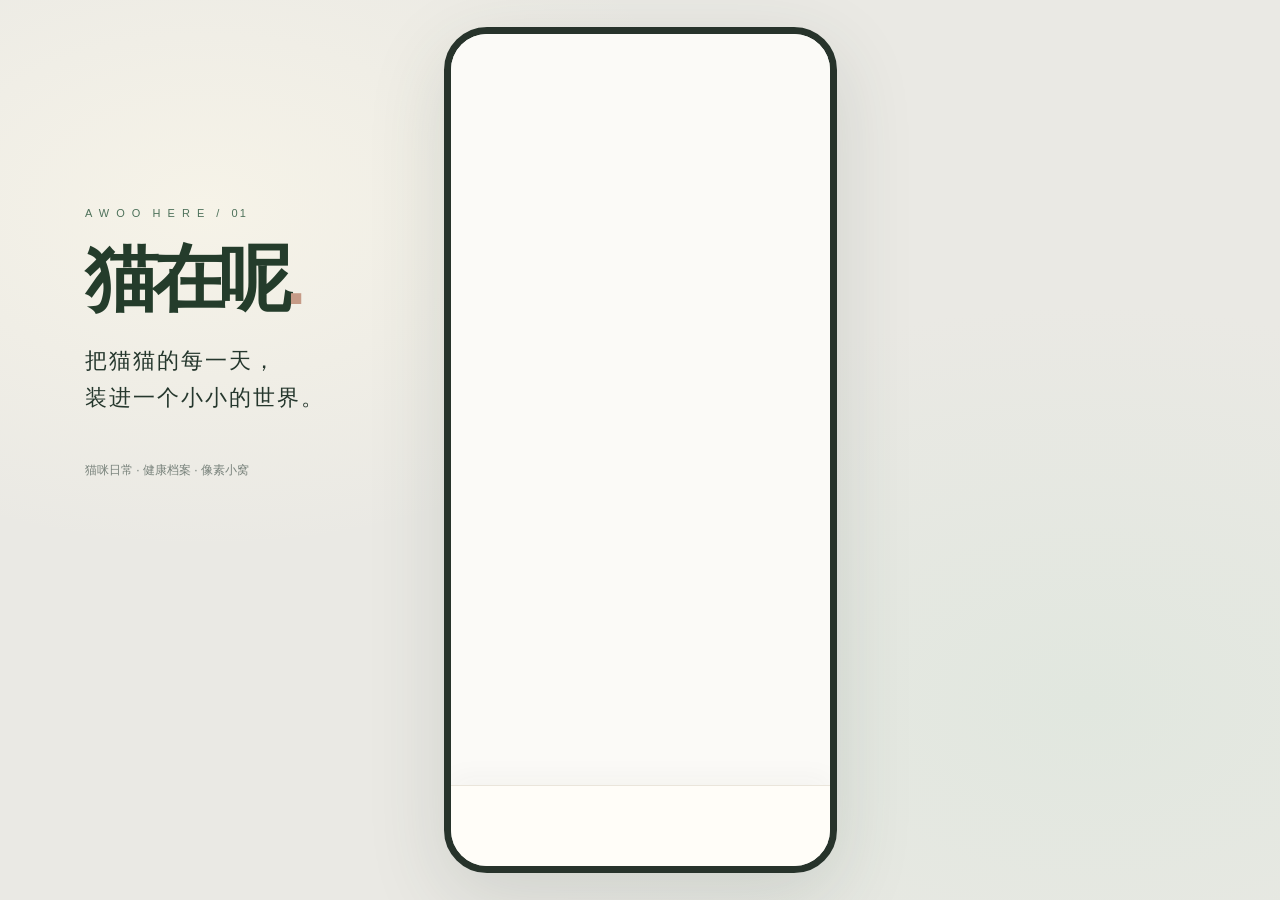
<file: src/index.html>
<!doctype html>
<html lang="zh-CN"><head>
<meta charset="utf-8"><meta name="viewport" content="width=device-width,initial-scale=1,viewport-fit=cover">
<meta name="theme-color" content="#f6f7f3"><title>猫在呢 · Awoo Here</title>
<link rel="stylesheet" href="./styles.css"></head>
<body>
<div class="desktop-context" aria-hidden="true"><div class="dc-eyebrow">A W O O&nbsp; H E R E&nbsp; /&nbsp; 01</div><h1>猫在呢<span class="dc-dot">.</span></h1><p>把猫猫的每一天，<br>装进一个小小的世界。</p><span class="dc-legend">猫咪日常 · 健康档案 · 像素小窝</span></div>
<div class="app-shell" id="appShell"><main id="app" class="app-screen" role="main"></main><nav id="tabbar" class="tabbar" aria-label="主要导航"></nav><div id="overlay" class="overlay-container" aria-live="polite"></div><div id="toast" class="toast" aria-live="polite"></div></div>
<script src="./app.js" defer></script>
</body></html>
</file>
<file: src/styles.css>
:root{--ink:#27332d;--ink-muted:#78827a;--sage:#879b8c;--sage-dark:#526d5e;--sage-pale:#e5ece6;--paper:#f6f7f3;--offwhite:#fbfcf9;--line:#e7e9e4;--peach:#d9ac96;--stone:#e9e8e2;--danger:#b36f64;--r-lg:22px;--r-md:16px;font-family:-apple-system,BlinkMacSystemFont,"PingFang SC","Hiragino Sans GB","Microsoft YaHei",Arial,sans-serif;color:var(--ink);-webkit-font-smoothing:antialiased}
*{box-sizing:border-box}html,body{margin:0;min-height:100%;background:#e6e8e3}button,input,textarea,select{font:inherit}button{border:none;background:none;cursor:pointer;color:inherit}input,textarea,select{outline:none}img{max-width:100%;display:block}button:focus-visible,input:focus-visible,textarea:focus-visible,select:focus-visible{outline:2px solid var(--sage-dark);outline-offset:3px}p,h1,h2,h3,h4{margin:0}small{color:var(--ink-muted)}.hidden{display:none!important}#app{overflow-y:auto;overflow-x:hidden;scrollbar-width:none;flex:1;overscroll-behavior-y:contain}#app::-webkit-scrollbar{display:none}.app-shell{height:100dvh;max-width:430px;margin:0 auto;background:var(--paper);box-shadow:0 12px 55px rgba(23,34,24,.12);position:relative;display:flex;flex-direction:column;overflow:hidden}.desktop-context{display:none}
@media(min-width:850px){body{display:flex;justify-content:center;align-items:center;min-height:100vh;background:radial-gradient(circle at 22% 27%,#f2f3ee 0,transparent 30%),#e3e6e0}.app-shell{height:min(910px,94vh);width:393px;border:7px solid #233129;border-radius:43px;box-shadow:0 30px 90px rgba(28,36,26,.19);overflow:hidden}.desktop-context{display:block;position:absolute;top:23%;left:calc(50% - 495px);width:260px}.desktop-context h1{font-size:73px;letter-spacing:-6px;margin:12px 0;font-weight:850}.desktop-context p{font-size:22px;line-height:1.7;letter-spacing:2px}.dc-eyebrow{font-size:11px;letter-spacing:2px;color:var(--sage-dark)}.dc-legend{display:block;margin-top:45px;color:#78827b;font-size:12px}.dc-dot{color:var(--peach)}}
@media(min-width:1100px){.desktop-context{left:calc(50% - 555px)}}
.topbar{height:67px;display:flex;align-items:center;justify-content:space-between;padding:12px 22px 6px;gap:10px;flex-shrink:0}.topbar.left-tight{padding-top:17px}.brand-lockup{display:flex;align-items:center;gap:8px}.brand-lockup .logo{width:31px;height:31px}.brand-cn{font-size:21px;line-height:1;font-weight:850;letter-spacing:-1.1px}.brand-en{font-size:8px;letter-spacing:2.5px;font-weight:800;color:var(--sage-dark);margin-top:4px}.top-actions{display:flex;align-items:center;gap:7px}.icon-button{width:36px;height:36px;display:grid;place-items:center;border-radius:50%;background:rgba(255,255,255,.7)}.icon{width:21px;height:21px;stroke:currentColor;stroke-width:1.8;fill:none;stroke-linecap:round;stroke-linejoin:round;flex-shrink:0}.icon.sm{width:17px;height:17px}.icon.xs{width:14px;height:14px}.icon.lg{width:25px;height:25px}.muted{color:var(--ink-muted)}.eyebrow{text-transform:uppercase;font-size:10px;letter-spacing:2.2px;font-weight:800;color:var(--sage-dark)}.view-pad{padding:0 20px 30px}.page-title{font-size:26px;letter-spacing:-.7px;font-weight:840}.page-subtitle{font-size:12px;color:var(--ink-muted);margin-top:7px;line-height:1.6}.section-head{display:flex;align-items:center;justify-content:space-between;margin:20px 0 12px}.section-head h2{font-size:17px;font-weight:800;letter-spacing:-.3px}.section-head button{display:flex;gap:4px;align-items:center;font-size:12px;color:var(--sage-dark)}.tap{transition:transform .16s}.tap:active{transform:scale(.97)}
.tabbar{display:flex;background:rgba(250,251,248,.96);border-top:1px solid #e5e8e3;justify-content:space-around;align-items:flex-start;min-height:calc(66px + env(safe-area-inset-bottom));padding:9px 7px max(env(safe-area-inset-bottom),8px);gap:1px;z-index:5;flex-shrink:0;backdrop-filter:blur(20px)}.tab{width:62px;display:flex;flex-direction:column;gap:4px;align-items:center;color:#969c96;font-size:10px;font-weight:600;line-height:1;padding:1px}.tab.is-active{color:var(--ink)}.tab.is-active .icon{stroke-width:2.4}.tab-center{height:44px;width:44px;display:grid;place-items:center;border-radius:50%;background:var(--sage-dark);color:#fff;box-shadow:0 5px 12px #526d5e32;transform:translateY(-8px)}.tab-center .icon{width:23px;height:23px;stroke-width:2.2}.tab-center-wrap{width:62px;text-align:center;font-size:10px;color:#969c96}.tab-center-label{display:block;margin-top:-4px}
/* Home: calm editorial illustration, not card grid */
.home-welcome{padding:8px 21px 16px}.home-date{font-size:11px;letter-spacing:1.1px;color:#7d8c7f;font-weight:700}.home-greeting{margin-top:7px;display:flex;justify-content:space-between;align-items:end}.home-greeting h1{font-size:27px;letter-spacing:-1.2px;font-weight:830}.home-greeting .scribble{font-size:12px;color:var(--sage-dark);transform:rotate(-7deg);font-weight:700;border-bottom:1px solid var(--sage-dark);padding-bottom:5px}.home-room{height:345px;position:relative;isolation:isolate;overflow:hidden;background:linear-gradient(#eef0ea 0 63%,#e1e2d9 63% 100%);margin:0 13px;border-radius:8px 35px 17px 26px}.home-room:before{content:"";position:absolute;width:85%;height:54%;right:-10%;top:-20%;background:radial-gradient(#fff9 0,transparent 72%);z-index:0}.window{position:absolute;left:22px;top:23px;width:136px;height:155px;background:linear-gradient(150deg,#bfcbd0,#e4e8dd 60%,#f4e5d8);border:8px solid #f7f6f0;box-shadow:3px 5px 0 #b8c6bc90;transform:rotate(-3deg)}.window:before{content:"";position:absolute;left:49%;top:0;bottom:0;width:5px;background:#fafaf5;z-index:1}.window:after{content:"";position:absolute;left:0;right:0;top:53%;height:5px;background:#fafaf5}.window-sun{position:absolute;background:#f4e7c9;width:40px;height:40px;border-radius:50%;top:24px;left:19px;filter:blur(2px)}.room-poster{position:absolute;right:36px;top:31px;width:89px;height:109px;background:#f7f7ed;border:6px solid #efe9e0;transform:rotate(7deg);display:grid;place-content:center;box-shadow:1px 5px 9px #3d52391d}.room-poster span{font-size:12px;font-weight:800;letter-spacing:2px;color:#8da092}.room-plant{position:absolute;right:16px;bottom:95px;width:53px;height:82px;border-bottom:31px solid #9e9e85;border-left:11px solid transparent;border-right:11px solid transparent}.room-plant:before{content:"";display:block;position:absolute;width:80px;height:69px;left:-20px;top:-18px;background:radial-gradient(ellipse at 40% 68%,#77947a 0 12%,transparent 13%),radial-gradient(ellipse at 66% 35%,#8aa389 0 15%,transparent 16%),radial-gradient(ellipse at 33% 18%,#627c65 0 16%,transparent 17%),radial-gradient(ellipse at 79% 82%,#a9b9a3 0 12%,transparent 13%);transform:rotate(-10deg)}.room-baseboard{position:absolute;top:63%;height:6px;background:#ced4c8;left:0;right:0}.room-floor{position:absolute;bottom:0;height:35%;background:repeating-linear-gradient(88deg,transparent 0 44px,#ced1c711 45px 47px);left:0;right:0;transform-origin:top}.room-rug{position:absolute;width:230px;height:68px;border-radius:50%;background:#bbcbb5;left:50%;bottom:55px;transform:translateX(-50%);box-shadow:0 7px 0 #9bad9d,0 18px 15px #647a6324}.room-rug:after{content:"";position:absolute;inset:14px 22px;border-radius:50%;border:2px dashed #e0e9da}.room-cat{position:absolute;z-index:3;height:200px;width:240px;object-fit:contain;image-rendering:pixelated;bottom:76px;left:50%;transform:translateX(-50%);filter:drop-shadow(0 7px 1px #6d776740);transition:transform .25s}.room-cat.bop{animation:bop .44s ease-out}.room-cat.play{animation:playcat .65s ease}.room-cat.walk{animation:walkcat .8s ease}.room-ball{position:absolute;bottom:77px;right:66px;width:22px;height:22px;background:#ca9984;border-radius:50%;box-shadow:inset -4px -3px 0 #b98472;z-index:2}.room-ball:after{content:"";position:absolute;width:20px;height:8px;border:2px solid #e0b5a4;border-radius:50%;top:7px;left:2px;transform:rotate(35deg)}.room-speech{position:absolute;right:18px;top:165px;max-width:120px;background:#fffdf9e8;padding:10px 12px;font-size:12px;line-height:1.5;border-radius:14px 14px 4px 14px;transform:rotate(3deg);z-index:4;box-shadow:0 5px 15px #4558440d}.room-sticker{position:absolute;z-index:4;left:19px;bottom:22px;font-size:11px;font-weight:800;letter-spacing:1.5px;color:#748773;transform:rotate(-7deg)}.room-interactions{position:absolute;bottom:13px;left:50%;transform:translateX(-50%);z-index:5;display:flex;gap:8px}.pet-button{border:1px solid #ffffffb8;background:#ffffffd8;backdrop-filter:blur(8px);border-radius:30px;padding:8px 12px;font-size:11px;font-weight:700;box-shadow:0 3px 10px #55645212;white-space:nowrap}.pet-button:active{background:#dce8dc}.home-after{padding:15px 20px 30px}.note-strip{padding:13px 14px;display:flex;align-items:center;justify-content:space-between;gap:10px;border-bottom:1px solid #dfe4dc}.note-strip .note-kicker{font-size:10px;letter-spacing:1.2px;color:#8da08f}.note-strip h3{font-size:15px;margin-top:5px}.note-strip p{font-size:12px;margin-top:5px;color:var(--ink-muted)}.note-strip img{width:58px;height:58px;border-radius:10px;object-fit:cover;transform:rotate(5deg)}.home-actions{display:grid;grid-template-columns:1.2fr .8fr;gap:11px;margin-top:15px}.action-tile{height:108px;border-radius:17px;text-align:left;padding:16px;position:relative;overflow:hidden}.action-tile.primary{background:#dfe8de}.action-tile.secondary{background:#eee8e3}.action-tile strong{font-size:16px;display:block}.action-tile p{font-size:11px;line-height:1.4;color:#64776a;margin-top:6px;max-width:130px}.action-tile .icon{position:absolute;right:12px;bottom:15px;width:32px;height:32px;stroke-width:1.2;opacity:.58}.home-quote{padding:23px 4px 14px;color:#7d8e81;font-size:13px;letter-spacing:.5px;font-style:italic;text-align:center}
@keyframes bop{0%,100%{transform:translateX(-50%) scale(1)}50%{transform:translateX(-50%) translateY(-12px) scale(1.04)}}@keyframes playcat{0%,100%{transform:translateX(-50%) rotate(0)}40%{transform:translateX(-45%) rotate(-8deg)}70%{transform:translateX(-57%) rotate(5deg)}}@keyframes walkcat{0%{transform:translateX(-50%)}30%{transform:translateX(-35%)}70%{transform:translateX(-62%)}100%{transform:translateX(-50%)}}
/* Social */
.social-header{padding:13px 21px 14px;display:flex;align-items:end;justify-content:space-between}.social-heading{font-size:31px;font-weight:850;letter-spacing:-1.5px}.social-date{font-size:11px;color:var(--ink-muted);padding-bottom:6px}.filter-row{display:flex;gap:8px;overflow-x:auto;padding:0 20px 19px;scrollbar-width:none}.filter-chip{flex-shrink:0;border-radius:100px;padding:9px 14px;background:#eff1eb;color:#718173;font-size:12px;font-weight:700}.filter-chip.active{background:#30443a;color:white}.feed{display:flex;flex-direction:column;gap:14px;padding:0 14px 30px}.post{background:#fff;border-radius:21px 21px 9px 21px;overflow:hidden;box-shadow:0 4px 24px #344f3710}.post-head{display:flex;align-items:center;gap:10px;padding:14px 14px 11px}.avatar{border-radius:50%;width:34px;height:34px;object-fit:cover;background:#dde8dd;border:2px solid #eff3ed}.post-name{font-size:13px;font-weight:800}.post-time{font-size:10px;color:#8c968f;margin-top:2px}.post-menu{margin-left:auto;color:#7d8981;padding:4px}.post-photo{height:auto;max-height:360px;width:100%;object-fit:cover}.post-photo-thumbs{display:grid;grid-template-columns:repeat(3,1fr);gap:2px}.post-photo-thumbs img{height:140px;width:100%;object-fit:cover}.post-content{padding:13px 15px 15px}.post-content p{font-size:14px;line-height:1.72;color:#313c35;white-space:pre-wrap;overflow-wrap:anywhere}.post-tags{display:flex;flex-wrap:wrap;gap:7px;margin-top:12px}.post-tag{font-size:10px;background:#eef1ec;color:#758477;border-radius:99px;padding:5px 10px}.post-bottom{display:flex;gap:14px;align-items:center;margin-top:14px;color:#7b897d;font-size:12px}.post-bottom .likes{display:flex;gap:4px;align-items:center}.demo-label{font-size:9px;color:#bd9082;background:#fbede7;border-radius:10px;padding:4px 7px;margin-left:5px}.blank{padding:58px 26px;text-align:center}.blank .blank-emoji{font-size:44px;margin-bottom:16px}.blank h3{font-size:18px}.blank p{font-size:12px;line-height:1.9;color:#859185;margin:13px 0 18px}
/* Health */
.health-hero{padding:14px 20px 18px}.cat-switch{display:flex;align-items:center;gap:11px;padding:12px 15px;background:#e5ebe4;border-radius:15px;margin-top:18px;text-align:left;width:100%}.cat-switch img{height:43px;width:43px;border-radius:50%;object-fit:cover}.cat-switch strong{display:block;font-size:14px}.cat-switch span{font-size:11px;color:#7a8b7f;display:block;margin-top:4px}.cat-switch .chev{margin-left:auto}.segmented{display:flex;gap:6px;margin:0 20px 14px;padding:5px;background:#e9ece6;border-radius:13px}.segmented button{flex:1;border-radius:10px;padding:9px 5px;font-size:12px;color:#7d8980}.segmented button.active{background:#fff;color:#283c31;font-weight:800;box-shadow:0 2px 5px #26342609}.health-grid{padding:0 20px;display:grid;grid-template-columns:1fr 1fr;gap:11px}.metric{background:#fff;border-radius:17px;padding:18px 16px;min-height:117px}.metric .label{font-size:11px;color:#89978c;display:flex;justify-content:space-between;align-items:center}.metric .value{font-size:26px;letter-spacing:-1px;font-weight:800;margin-top:15px}.metric .value.blank-val{font-size:19px;color:#96a39a;font-weight:600}.metric .help{font-size:10px;color:#93a095;margin-top:5px}.health-section{padding:0 20px}.health-list{display:flex;flex-direction:column;background:white;border-radius:17px;overflow:hidden}.health-row{min-height:63px;display:flex;align-items:center;padding:12px 14px;gap:12px;border-bottom:1px solid #f0f1ed}.health-row:last-child{border-bottom:none}.health-icon{background:#e8eee8;color:var(--sage-dark);width:35px;height:35px;border-radius:12px;display:grid;place-items:center;flex-shrink:0}.health-row-content{flex:1;min-width:0}.health-row-title{font-size:13px;font-weight:750}.health-row-sub{font-size:10px;color:#95a198;margin-top:4px;white-space:nowrap;overflow:hidden;text-overflow:ellipsis}.health-row-time{font-size:11px;color:#859588;white-space:nowrap}.health-empty{border:1px dashed #cfd9ce;border-radius:15px;padding:26px 15px;text-align:center;color:#88978b;background:#fafbf8;font-size:12px;line-height:1.8}.health-add{background:#dfe9e1;color:#3e5849;display:flex;align-items:center;justify-content:center;gap:5px;padding:11px 13px;border-radius:12px;font-size:12px;font-weight:800;margin-top:10px;width:100%}.record-chips{display:flex;flex-wrap:wrap;gap:9px;margin-top:15px}.record-chip{padding:9px 12px;border-radius:11px;background:#edf1eb;font-size:12px;color:#576e5e;display:flex;gap:6px;align-items:center}.tiny-note{font-size:11px;color:#99a59a;line-height:1.6;margin-top:10px}
/* Chat */
.chat-view{height:100%;display:flex;flex-direction:column}.chat-header{padding:16px 20px;border-bottom:1px solid #ebeeea;display:flex;align-items:center;gap:10px}.chat-mascot{background:#e8eee8;border-radius:14px;width:44px;height:44px;display:grid;place-items:center}.chat-mascot img{width:39px;height:39px;object-fit:contain;image-rendering:pixelated}.chat-header strong{font-size:17px}.chat-status{font-size:10px;color:#849384;margin-top:4px}.chat-scroll{padding:20px;flex:1;overflow-y:auto;display:flex;flex-direction:column;gap:14px}.chat-date{text-align:center;font-size:10px;color:#9aa49b;margin-bottom:3px}.message{max-width:89%;padding:13px 15px;border-radius:17px;line-height:1.75;font-size:13px;white-space:pre-wrap;overflow-wrap:anywhere}.message.bot{align-self:flex-start;background:#fff;border-radius:5px 17px 17px 17px}.message.me{align-self:flex-end;background:#dce7dd;border-radius:17px 5px 17px 17px}.chat-suggest{display:flex;gap:8px;overflow-x:auto;padding:12px 20px;scrollbar-width:none}.chat-suggest button{background:#fff;border:1px solid #e9ece6;white-space:nowrap;border-radius:30px;padding:9px 11px;font-size:11px;color:#617768}.chat-inputbar{display:flex;gap:9px;align-items:center;padding:10px 15px 16px;background:#fafbf8;border-top:1px solid #e9ede7}.chat-inputbar input{background:#f0f3ee;border:none;border-radius:24px;padding:13px 15px;flex:1;min-width:0;font-size:13px}.chat-send{border-radius:50%;background:#526d5e;color:#fff;width:40px;height:40px;display:grid;place-items:center;flex-shrink:0}.chat-disclosure{text-align:center;color:#9aa59b;font-size:10px;padding-bottom:9px;background:#fafbf8}
/* forms modal */
.overlay-container{position:absolute;inset:0;pointer-events:none;z-index:12}.overlay-container:not(:empty){pointer-events:auto}.scrim{position:absolute;inset:0;background:#1b2d2394;backdrop-filter:blur(4px);animation:fade .2s}.sheet{position:absolute;bottom:0;left:0;right:0;background:#fafbf8;border-radius:28px 28px 0 0;max-height:92%;overflow-y:auto;overscroll-behavior-y:contain;padding-bottom:calc(20px + env(safe-area-inset-bottom));animation:slide .22s ease-out}.sheet-head{padding:23px 22px 18px;display:flex;align-items:center;justify-content:space-between;position:sticky;top:0;background:#fafbf8;z-index:1;border-bottom:1px solid #e7ebe6}.sheet-title{font-size:22px;font-weight:850;letter-spacing:-1px}.sheet-cancel{font-size:13px;color:#728575}.sheet-body{padding:19px 20px 0}.form-label{font-size:12px;color:#7d8b80;font-weight:700;margin-bottom:8px;display:block}.form-control{width:100%;background:#fff;border:1px solid #e8ede7;border-radius:14px;padding:13px 14px;margin-bottom:16px;color:var(--ink);font-size:14px;appearance:none}.form-control:focus{border-color:#829b86}.form-textarea{resize:vertical;min-height:110px;line-height:1.7}.form-row{display:grid;grid-template-columns:1fr 1fr;gap:10px}.form-hint{font-size:11px;line-height:1.6;color:#9aa59a;margin:-7px 0 16px}.primary-button{background:#344f3e;color:#fff;border-radius:14px;padding:14px 20px;display:block;width:100%;font-weight:800;font-size:14px}.primary-button:disabled{opacity:.45;cursor:not-allowed}.secondary-button{background:#e7ece6;color:#476451;border-radius:14px;padding:12px 15px;font-weight:700}.danger-button{background:#f8ebe8;color:#af6e65;padding:11px 15px;border-radius:13px;font-size:12px;font-weight:700}.draft-image-row{display:flex;gap:8px;overflow-x:auto;margin-bottom:19px}.draft-thumbnail{width:82px;height:82px;position:relative;flex-shrink:0}.draft-thumbnail img{width:100%;height:100%;object-fit:cover;border-radius:11px}.draft-thumbnail button{position:absolute;top:3px;right:3px;background:#263d35d9;color:white;width:19px;height:19px;border-radius:50%;font-size:11px}.upload-box{height:82px;width:82px;border:1.5px dashed #cad6cc;border-radius:12px;display:grid;place-items:center;flex-shrink:0;color:#8a9b8e;background:#eef3ed;cursor:pointer}.upload-box input{display:none}.tag-picker{display:flex;flex-wrap:wrap;gap:9px;margin-bottom:22px}.tag-option{background:#ebeee9;border-radius:20px;padding:9px 12px;font-size:12px;color:#748476}.tag-option.selected{background:#cfded2;color:#294b35;font-weight:800}.cat-list{display:flex;flex-direction:column;gap:11px}.cat-option{display:flex;align-items:center;width:100%;gap:10px;padding:12px;background:white;border-radius:14px;text-align:left}.cat-option img{width:48px;height:48px;object-fit:cover;border-radius:50%}.cat-option strong{font-size:14px}.cat-option p{font-size:11px;color:#9aa79b;margin-top:4px}.cat-option.selected{box-shadow:inset 0 0 0 1.5px #789584}.circle-action{margin-left:auto;color:#839687}.settings-divider{height:1px;background:#e6ebe5;margin:17px 0}.setting-row{width:100%;display:flex;align-items:center;gap:12px;padding:14px 0;border-bottom:1px solid #e7eae5;text-align:left}.setting-row .icon{color:#789180}.setting-row span{font-size:13px;font-weight:700;flex:1}.setting-row small{font-size:10px}.toast{z-index:30;position:absolute;left:50%;bottom:90px;background:#2c4334;color:#fff;transform:translate(-50%,20px);opacity:0;pointer-events:none;border-radius:14px;padding:11px 17px;font-size:12px;max-width:88%;white-space:normal;text-align:center;transition:all .24s}.toast.show{transform:translate(-50%,0);opacity:1}.pill{display:inline-block;font-size:10px;padding:5px 9px;border-radius:30px;background:#e3eee4;color:#58715d;font-weight:700}.safe-bottom{height:16px}.manage-heading{display:flex;align-items:center;justify-content:space-between;margin:15px 0}.manage-heading h3{font-size:15px}.line-btn{font-size:12px;color:var(--sage-dark);font-weight:750}@keyframes slide{from{transform:translateY(30px);opacity:.8}to{transform:translateY(0);opacity:1}}@keyframes fade{from{opacity:0}to{opacity:1}}
@media(max-width:350px){.home-room{height:310px}.room-cat{height:175px;width:215px;bottom:78px}.tab{width:51px}.view-pad{padding-left:16px;padding-right:16px}.home-welcome{padding-left:16px;padding-right:16px}}

/* Home v0.2 · illustration-first composition, autonomous pixel cat */
.home-cover{margin:0 12px 0;position:relative}
.home-cover-title{padding:17px 9px 13px;position:relative;z-index:2}
.home-cover-overline{font-size:9px;color:#8b9b91;letter-spacing:2.3px;font-weight:750;margin-bottom:7px}
.home-cover-title h1{font-size:24px;font-weight:830;letter-spacing:-1.1px;color:#28392e}
.home-heart{font-size:19px;color:#b58d81;font-weight:500;display:inline-block;transform:rotate(16deg)}
.home-cover-title p{font-size:11px;color:#819088;letter-spacing:.2px;margin-top:5px}
.home-room{height:390px;position:relative;border-radius:19px 19px 9px 9px;margin:0;overflow:hidden;isolation:isolate;background-color:#e6dfcd;background-image:linear-gradient(180deg,transparent 74%,rgba(47,51,38,.13) 100%),none;background-position:center;background-size:cover;box-shadow:0 6px 24px #3b4a3420}
.home-room:before{display:none}
.home-room::after{content:'';position:absolute;inset:0;pointer-events:none;background:linear-gradient(90deg,rgba(250,244,231,.07),transparent 35%,rgba(247,237,226,.04))}
.room-light{position:absolute;left:-15%;top:-19%;width:85%;height:90%;pointer-events:none;background:linear-gradient(125deg,rgba(255,248,218,.38),transparent 55%);mix-blend-mode:screen;z-index:1}
.room-cat-actor{position:absolute;left:46%;bottom:31px;width:126px;height:139px;z-index:3;transform:translateX(-50%) scaleX(var(--face,1));transform-origin:50% 100%;will-change:left}
.room-cat-pixel{width:126px;height:129px;position:absolute;left:0;bottom:4px;object-fit:contain;object-position:center bottom;image-rendering:pixelated;filter:drop-shadow(0 4px 2px rgba(69,63,48,.18));transform-origin:center bottom;user-select:none;-webkit-user-drag:none;pointer-events:none}
.room-cat-pixel.is-walking{animation:cat-steps .40s steps(2,end) infinite}
.room-cat-pixel.is-stretching{animation:cat-stretch 2.7s cubic-bezier(.4,0,.2,1) both}
.room-cat-pixel.is-breathing{animation:cat-breathe 3.6s ease-in-out infinite}
.room-cat-shadow{position:absolute;z-index:-1;left:13%;bottom:5px;width:75%;height:14px;border-radius:50%;background:rgba(81,69,53,.2);filter:blur(5px);transform:scale(.86)}
.room-motion{position:absolute;left:17px;bottom:15px;z-index:6;background:rgba(254,251,241,.82);border:1px solid rgba(255,255,255,.72);backdrop-filter:blur(4px);border-radius:20px;padding:6px 10px;color:#657368;font-size:10px;font-weight:650;letter-spacing:.2px;pointer-events:none;box-shadow:0 3px 8px rgba(24,43,26,.07)}
.room-corner-note{position:absolute;top:18px;right:14px;z-index:2;background:rgba(252,250,242,.77);padding:7px 10px;border-radius:14px 4px 14px 14px;transform:rotate(3deg);font-size:10px;letter-spacing:.5px;color:#776c5f;pointer-events:none}
.room-corner-note span{color:#be9d79}
.room-footnote{width:100%;min-height:61px;display:flex;align-items:center;gap:10px;background:#fffdf7;border:1px solid #eceae2;border-top:none;border-radius:0 0 14px 14px;text-align:left;padding:12px 13px}
.room-footnote>span:nth-child(2){flex:1;display:flex;flex-direction:column;gap:3px;min-width:0}
.room-footnote strong{font-size:12px;font-weight:780;color:#354638}
.room-footnote small{font-size:10px;color:#819185;line-height:1.5}
.room-footnote>.icon{color:#91a194;width:16px}
.little-paw-dot{width:33px;height:33px;border-radius:50%;background:#e7ede5;color:#788b79;display:grid;place-items:center;font-size:20px}
.home-after{padding:19px 16px 28px}
.home-shortcuts{display:grid;grid-template-columns:1fr 1fr;gap:9px}
.home-shortcut{min-height:89px;display:flex;align-items:flex-start;position:relative;flex-direction:column;gap:5px;border-radius:14px;text-align:left;padding:14px 12px 13px;overflow:hidden}
.shortcut-journal{background:#e9eee7}.shortcut-health{background:#eeece6}
.shortcut-symbol{font-size:20px;color:#788e7f;line-height:1}.home-shortcut strong{font-size:13px;font-weight:800}
.home-shortcut small{font-size:10px;color:#8a958c;line-height:1.45;padding-right:8px}
.home-shortcut>.icon{position:absolute;right:12px;top:18px;width:14px;height:14px;opacity:.4}
.home-memory{background:white;border-radius:16px;width:100%;display:flex;align-items:center;gap:12px;margin-top:8px;overflow:hidden;padding:8px;text-align:left;box-shadow:0 4px 16px rgba(46,68,51,.04)}
.home-memory-cover{width:77px;height:73px;border-radius:11px;overflow:hidden;flex-shrink:0;background:#ebeee9;display:grid;place-items:center}
.home-memory-cover img{width:100%;height:100%;object-fit:cover}
.home-memory-copy{display:flex;flex-direction:column;gap:5px;flex:1;min-width:0}
.home-memory-copy span{font-size:9px;color:#99a69c}
.home-memory-copy strong{font-size:12px;color:#334739;white-space:nowrap;text-overflow:ellipsis;overflow:hidden;font-weight:760}
.home-memory-copy small{font-size:10px;color:#98a199}
.home-memory>.icon{width:13px;height:13px;color:#a0a99f;margin-right:6px}
.home-after .section-head{margin-top:23px}
@keyframes cat-breathe{0%,100%{transform:scaleY(1) translateY(0)}50%{transform:scaleY(1.012) translateY(1px)}}
@keyframes cat-steps{0%,100%{transform:translateY(0) rotate(-.5deg)}50%{transform:translateY(-2px) rotate(.5deg)}}
@keyframes cat-stretch{0%{transform:scaleX(.9) scaleY(1.04) translateY(0)}18%{transform:scaleX(.96) scaleY(.94) translateY(3px)}50%{transform:scaleX(1.16) scaleY(.84) translateY(6px)}77%{transform:scaleX(1.12) scaleY(.85) translateY(5px)}100%{transform:scaleX(1) scaleY(1) translateY(0)}}
@media(max-width:350px){.home-room{height:345px}.room-cat-actor{width:110px;height:130px;bottom:23px}.room-cat-pixel{width:110px;height:120px}.room-corner-note{font-size:9px}}
@media(prefers-reduced-motion: reduce){.room-cat-pixel{animation:none!important}.room-cat-actor{transition:none!important}}

/* v0.2 final polish */
.home-shortcut>span:nth-child(2){display:flex;flex-direction:column;gap:5px;width:100%}.home-shortcut strong{display:block}.home-shortcut small{display:block;font-size:10px;line-height:1.4;padding-right:10px}.room-footnote .room-motion{position:static;display:block;background:none;border:0;backdrop-filter:none;box-shadow:none;border-radius:0;padding:0;color:#899688;font-size:10px;font-weight:500;letter-spacing:0;pointer-events:none}


/* v0.3 · Awoo Here little illustrated dock */
.tabbar{
  position:relative; flex:0 0 auto; z-index:15;
  background:rgba(251,252,249,.96);
  border-top:1px solid #e7e9e3;
  padding:8px 10px max(8px,env(safe-area-inset-bottom));
  min-height:calc(77px + env(safe-area-inset-bottom));
  display:grid;grid-template-columns:repeat(5,minmax(0,1fr));
  align-items:start;justify-content:stretch;gap:0;
  box-shadow:0 -9px 25px rgba(42,57,45,.035);
  -webkit-backdrop-filter:blur(18px);backdrop-filter:blur(18px);
}
.tabbar::before{content:'';position:absolute;top:0;left:18px;right:18px;height:1px;background:linear-gradient(90deg,transparent,#d7dcd4 25%,#d7dcd4 75%,transparent);pointer-events:none}
.tab{width:100%;min-width:0;padding:2px 0 0;gap:3px;position:relative;color:#909b91;display:flex;align-items:center;flex-direction:column;justify-content:flex-start;font-size:10px;font-weight:700;line-height:1.3;-webkit-tap-highlight-color:transparent}
.tab-figure{width:46px;height:42px;display:grid;place-items:center;border-radius:16px;position:relative;transition:background .2s ease,transform .2s ease}
.tab-figure .nav-art{width:32px;height:32px;display:block;transition:transform .2s ease;overflow:visible}
.tab.is-active{color:#2F4537}
.tab.is-active .tab-figure{background:#E6EEE5;transform:translateY(-2px) rotate(-2deg)}
.tab.is-active .tab-figure::after{content:'';position:absolute;right:3px;top:1px;width:5px;height:5px;background:#D79D8D;border-radius:50%;box-shadow:0 0 0 2px #fbfcf9}
.tab.is-active .tab-label{font-weight:850}
.tab:active .nav-art{transform:scale(.88) rotate(5deg)}
.tab-center-wrap{width:100%;display:flex;flex-direction:column;align-items:center;gap:0;color:#617666;position:relative;font-size:10px;font-weight:800}
.tab-center{width:60px;height:54px;display:grid;place-items:center;border:none;background:transparent;border-radius:0;box-shadow:none;transform:translateY(-11px);padding:0;filter:drop-shadow(0 6px 6px rgba(47,78,55,.16));transition:transform .18s ease}
.tab-center:hover{transform:translateY(-12px) rotate(5deg)}
.tab-center:active{transform:translateY(-7px) scale(.92)}
.tab-center .nav-add{width:57px;height:57px;display:block;overflow:visible}
.tab-center-label{display:block;margin-top:-11px;font-size:10px;font-weight:850;color:#526D5E}
@media(max-width:350px){.tabbar{padding-left:4px;padding-right:4px}.tab-figure{width:40px}.tab-figure .nav-art{width:30px;height:30px}.tab-center .nav-add{width:53px;height:53px}}
@media(prefers-reduced-motion:reduce){.tab-figure,.tab-figure .nav-art,.tab-center{transition:none}}

/* 猫在呢 · Awoo Here — high-fidelity illustrated mobile redesign, v0.4.
   All interface elements below are coded HTML/CSS/SVG; no screen-sized screenshot backgrounds. */
:root{--ink:#25372d;--ink-muted:#8b928a;--sage:#90a697;--sage-dark:#4d715a;--paper:#fcfaf6;--offwhite:#fffefb;--line:#eae7df;--peach:#deae98;--stone:#f0ece5;--r-lg:20px;--r-md:15px;font-family:-apple-system,BlinkMacSystemFont,'PingFang SC','Noto Sans CJK SC','Microsoft YaHei',sans-serif}
html,body{background:#e8e6df} .app-shell{background:#fbfaf7}#app{background:#fbfaf7}button{-webkit-tap-highlight-color:transparent}button:active{filter:brightness(.98)}
@media(min-width:850px){body{background:radial-gradient(ellipse at 16% 23%,#f6f3e8 0%,transparent 35%),radial-gradient(ellipse at 85% 78%,#e1e7df 0%,transparent 40%),#eae9e4}.app-shell{border:7px solid #27332b;box-shadow:0 24px 77px #33463b25}.desktop-context h1{color:#243c2b}.desktop-context .dc-dot{color:#c69b87}}
/* Illustration-led cover with animated cat sprite. */
.v4-home{padding-bottom:25px}.home-stage{position:relative;background:linear-gradient(180deg,#fcf9f1,#f5ede2);isolation:isolate}
.stage-header{position:absolute;top:0;left:0;right:0;z-index:6;display:flex;align-items:center;justify-content:space-between;padding:18px 19px 10px;background:linear-gradient(#fffaf2d9 0%,transparent 100%)}
.stage-brand{display:flex;align-items:center;gap:8px;text-align:left;padding:0;filter:drop-shadow(0 1px #ffffffbf)}.stage-brand img{width:34px;height:34px}.stage-brand span{display:flex;flex-direction:column;gap:2px}.stage-brand strong{font-size:19px;font-weight:870;letter-spacing:-.7px;line-height:1.1}.stage-brand small{font-size:7.5px;font-weight:850;letter-spacing:2.2px;color:#6d8674}
.stage-alert{width:37px;height:37px;border-radius:50%;display:grid;place-items:center;color:#394a3c;background:#fffefaeb;box-shadow:0 2px 8px #5049360f}.stage-alert svg{width:19px;height:19px}
.stage-intro{position:absolute;top:78px;left:21px;right:16px;z-index:5;display:flex;flex-direction:column;gap:4px;color:#304334;pointer-events:none;filter:drop-shadow(0 1px 1px #fffaf0)}.stage-intro>span{font-size:13px;font-weight:700;letter-spacing:1px}.stage-intro strong{font-size:17px;font-weight:790;letter-spacing:-.1px;line-height:1.45}.stage-intro strong i{font-size:18px;color:#c38d82;font-style:normal;margin-left:4px}.stage-intro small{font-size:10px;color:#748272;font-weight:600;margin-top:1px}
.stage-room{height:470px;position:relative;overflow:hidden;background:#efe5d6 url("[data-uri]") center center / cover no-repeat}
.stage-room:before{content:'';position:absolute;inset:0;background:linear-gradient(180deg,#fffdfa20 0%,transparent 43%,transparent 75%,#dacdb924 100%);pointer-events:none;z-index:1}
.room-sunbeams{position:absolute;inset:0;pointer-events:none;background:linear-gradient(115deg,#fff7dc16 0%,#fff6c00b 23%,transparent 60%);z-index:2}
.stage-room .room-cat-actor{position:absolute;z-index:3;bottom:31px;width:176px;height:167px;left:46%;transform:translateX(-50%) scaleX(var(--face,1));transform-origin:50% 100%;filter:drop-shadow(0 2px 1px #ffffff9a)}
.stage-room .room-cat-pixel{width:176px;height:157px;bottom:0;left:0;object-fit:contain;object-position:center bottom;image-rendering:pixelated;filter:drop-shadow(0 4px 2px #60524765)}
.stage-room .room-cat-shadow{bottom:1px;background:#61574444;height:13px;left:12%;width:76%}
.stage-caption{position:relative;z-index:4;margin:-15px 14px 0;min-height:76px;border-radius:18px;display:flex;align-items:center;gap:11px;padding:10px 12px;background:rgba(255,254,249,.94);box-shadow:0 7px 24px #615b4a1c;border:1px solid #ffffffed;backdrop-filter:blur(12px)}
.caption-avatar{width:46px;height:46px;flex-shrink:0;padding:3px;background:#e8e3d6;border-radius:50%;box-shadow:inset 0 0 0 1px #ffffff}.caption-avatar img{width:100%;height:100%;object-fit:cover;border-radius:50%}.stage-caption>span:nth-child(2){flex:1;display:flex;flex-direction:column;gap:6px}.stage-caption strong{font-size:13px;font-weight:800;color:#394a3b}.stage-caption small{color:#879084;font-size:11px}.caption-heart{color:#cb968e;font-size:14px}.stage-caption>button{padding:8px 4px;color:#778b7d}
.home-body{padding:17px 16px 6px}.shortcut-grid{display:grid;grid-template-columns:repeat(2,minmax(0,1fr));gap:9px}.feature-card{display:flex;align-items:center;gap:9px;background:#fffefa;border:1px solid #f0ede7;border-radius:16px;text-align:left;padding:11px 9px;min-height:83px;box-shadow:0 6px 15px #5b60430b;min-width:0}.feature-card:active{transform:scale(.98)}.feature-badge{width:43px;height:43px;display:grid;place-items:center;flex-shrink:0;border-radius:14px;transform:rotate(-5deg)}.feature-badge svg{width:24px;height:24px;stroke-width:1.9}.feature-badge.peach{background:#f5e7d7;color:#ad8661}.feature-badge.pink{background:#f8e5e3;color:#ce7e81}.feature-badge.sage{background:#e4eddf;color:#64866c}.feature-badge.blue{background:#e4ebf0;color:#6a8eaa}.feature-card span:last-child{display:flex;flex-direction:column;gap:4px;min-width:0}.feature-card strong{font-size:12px;font-weight:850;white-space:nowrap;color:#303d33}.feature-card small{font-size:9px;color:#979a91;white-space:nowrap}
.v4-section-title{display:flex;align-items:center;justify-content:space-between;margin:20px 1px 12px}.v4-section-title strong{font-size:16px;font-weight:820;letter-spacing:-.3px}.v4-section-title button{color:#869287;font-size:11px;display:flex;align-items:center;gap:2px}
.memory-strip{width:100%;display:flex;align-items:center;gap:12px;border-radius:16px;background:#fff;box-shadow:0 3px 16px #5560500b;padding:9px;text-align:left}.memory-strip>img{width:91px;height:85px;border-radius:12px;object-fit:cover;background:#e8e1d6;flex-shrink:0}.memory-strip>span{flex:1;min-width:0;display:flex;flex-direction:column;gap:7px}.memory-strip small{font-size:10px;color:#9b9e93}.memory-strip strong{font-size:12px;overflow:hidden;text-overflow:ellipsis;white-space:nowrap}.memory-strip em{font-style:normal;font-size:10px;color:#809486;display:flex;align-items:center}.memory-strip em svg{width:12px;height:12px}.memory-empty{width:100%;text-align:center;background:#fff;border-radius:15px;padding:25px 10px;color:#8b9a8d}.home-signoff{font-size:9px;text-align:center;margin:28px 0 5px;color:#a8b3a6;letter-spacing:1.3px}
/* Navigation: five original SVG illustrated pictograms; no emoji glyphs */
.tabbar{min-height:calc(75px + env(safe-area-inset-bottom));padding:6px 8px max(8px,env(safe-area-inset-bottom));border-top:1px solid #eeeae3;background:#fffefaF5;box-shadow:0 -8px 25px #423e3009;backdrop-filter:blur(20px)}.tabbar:before{display:none}.tab-figure{height:41px;width:48px;border-radius:15px}.tab-figure .nav-art{height:34px;width:34px;filter:drop-shadow(0 1px 0 #fff)}.tab.is-active .tab-figure{background:#eaf0e7;transform:translateY(-2px)}.tab.is-active .tab-figure:after{background:#dfa89c}.tab-label{letter-spacing:-.3px}.tab-center-wrap{gap:0}.tab-center .nav-add{height:60px;width:60px}.tab-center-label{font-size:9px;letter-spacing:-.2px}
/* Common headers */
.v4-pagehead{padding:26px 23px 17px;display:flex;align-items:center;justify-content:space-between;gap:12px}.v4-pagehead h1{font-size:24px;line-height:1.3;letter-spacing:-.8px;font-weight:870;color:#25372d}.v4-pagehead p{font-size:11px;color:#93988e;margin-top:7px;line-height:1.5}.hand-heart{color:#c99a8f;font-weight:400;font-size:19px;vertical-align:middle;padding-left:4px}.head-control{width:36px;height:36px;background:#fff;border:1px solid #f0eee8;border-radius:50%;display:grid;place-items:center;color:#526e5a}
/* Social feed */
.feed-screen{background:#fbfaf7;min-height:100%;padding-bottom:17px}.feed-filters{display:flex;gap:26px;padding:0 23px 5px;border-bottom:1px solid #eae8e2;margin-bottom:13px}.feed-filters button{padding:9px 1px 13px;color:#979b94;font-size:12px;position:relative}.feed-filters button.active{font-weight:850;color:#2e4e38}.feed-filters button.active:after{position:absolute;content:'';left:10%;right:10%;height:3px;bottom:1px;border-radius:5px;background:#567a60}
.v4-feed{padding:0 15px}.v4-post{background:#fff;border:1px solid #eeeae3;border-radius:17px;margin:0 0 14px;overflow:hidden;box-shadow:0 7px 20px #756b4a0b}.post-author{display:flex;align-items:center;gap:9px;padding:12px 12px 10px}.post-author>img{width:36px;height:36px;border-radius:50%;object-fit:cover;border:2px solid #f5eadf}.post-author>div{flex:1;display:flex;flex-direction:column;gap:4px}.post-author strong{font-size:12px;font-weight:820}.post-author small{color:#9b9f96;font-size:10px}.post-author>button{color:#727b71}.post-visual{margin:0 10px;position:relative;height:222px;border-radius:12px;overflow:hidden;background:#e8ebe5}.post-visual img{width:100%;height:100%;object-fit:cover}.gallery-count{position:absolute;right:12px;top:10px;font-size:10px;border-radius:11px;padding:4px 8px;background:#27312985;color:#fff}.post-details{padding:12px 14px 14px}.post-details>strong{font-size:13px;line-height:1.6;display:block;color:#3c493e}.post-details>p{font-size:11px;color:#7d877d;line-height:1.6;margin-top:3px;white-space:pre-wrap}.v4-posttags{display:flex;gap:6px;flex-wrap:wrap;margin-top:11px}.v4-posttags span{padding:5px 9px;background:#f5f2eb;border-radius:13px;color:#9a8b7c;font-size:9px;font-weight:600}.post-footer{display:flex;align-items:center;gap:16px;color:#889088;font-size:10px;margin-top:14px}.post-footer>span{display:flex;align-items:center;gap:5px}.post-like{display:flex;align-items:center;gap:5px;color:#9e9d93;font-size:10px}.post-like .icon{stroke:#c38e84}.post-like.liked{color:#c77e7b}.post-like.liked .icon{fill:#e8b9b7}.post-day{margin-left:auto}.v4-empty{text-align:center;padding:58px 15px;color:#8c9a8d}.v4-empty img{width:120px;height:90px;object-fit:contain;margin:0 auto 15px;image-rendering:pixelated}.v4-empty h2{font-size:14px}.v4-empty p{font-size:11px;margin-top:10px}.v4-empty button{padding:11px 22px;border-radius:25px;background:#557b5d;color:#fff;margin-top:22px;font-size:12px}
/* Health: data-driven clean panels, no invented readings */
.v4-health{padding-bottom:24px}.health-head{padding-bottom:19px}.health-pet-card{width:calc(100% - 34px);margin:0 17px 13px;display:flex;align-items:center;gap:12px;text-align:left;background:#fff;border-radius:18px;border:1px solid #f0eee9;padding:11px 13px;box-shadow:0 3px 12px #454f4408}.health-pet-card>img{width:50px;height:50px;border-radius:50%;object-fit:cover;background:#edece4;border:2px solid #f6ece3}.health-pet-card>span{display:flex;flex-direction:column;gap:5px;flex:1;min-width:0}.health-pet-card strong{font-size:13px;font-weight:830}.health-pet-card small{font-size:10px;color:#939b92}.health-pet-card em{font-style:normal;font-size:10px;display:flex;align-items:center;color:#a6aa9f;gap:3px}
.health-tabs{display:flex;gap:6px;background:#f0f0ea;border-radius:12px;margin:0 17px 15px;padding:4px}.health-tabs button{border-radius:9px;flex:1;padding:10px 2px;font-size:11px;color:#9ca29a}.health-tabs button.active{background:#fff;box-shadow:0 2px 5px #a9a99816;color:#394d3b;font-weight:750}
.health-overview{padding:0 17px}.health-status{min-height:122px;background:linear-gradient(105deg,#e8f0e6,#f2f3e8);border-radius:19px;display:flex;overflow:hidden;position:relative;padding:18px 13px 16px 17px}.health-status>div{position:relative;z-index:1;flex:1}.health-status small{font-size:10px;color:#8a9c89;font-weight:700}.health-status strong{display:block;font-size:16px;margin-top:8px}.health-status strong span{color:#c98c84;font-size:19px}.health-status p{color:#96a398;font-size:10px;line-height:1.7;margin-top:8px}.health-status>img{width:132px;height:102px;align-self:center;object-fit:contain;image-rendering:pixelated;filter:drop-shadow(0 5px 0 #7f8b7540)}
.health-metrics{display:grid;grid-template-columns:1fr 1fr;gap:10px;margin-top:10px}.health-metrics button{text-align:left;min-height:110px;border:1px solid #efeee8;background:#fff;border-radius:16px;padding:14px 13px}.health-metrics small{font-size:10px;color:#8a9488}.health-metrics strong{display:block;font-size:25px;line-height:1.2;margin-top:12px;font-weight:850}.health-metrics strong i{font-size:13px;font-weight:600;font-style:normal;color:#77887a}.health-metrics span{font-size:10px;display:flex;align-items:center;gap:4px;margin-top:9px;color:#96a39b}.health-metrics span svg{height:13px;width:13px}
.trend-panel,.reminder-panel{background:#fff;border:1px solid #efeee8;border-radius:17px;margin-top:11px;padding:15px 14px;box-shadow:0 5px 15px #5e68510a}.trend-panel .v4-section-title,.reminder-panel .v4-section-title{margin:0 0 13px}.chart-filters{display:flex;justify-content:space-between;align-items:center;margin-bottom:6px}.chart-filters span{font-size:10px;color:#a6aba3}.chart-filters .active{background:#eaf1e9;color:#54765c;padding:6px 12px;border-radius:15px}.chart-empty{height:160px;position:relative;display:flex;align-items:center;justify-content:center}.chart-empty svg{width:100%;height:118px;position:absolute;inset:4px 0}.chart-empty span{font-size:10px;color:#a0aaa2;z-index:1;max-width:190px;line-height:1.6;text-align:center;background:#ffffffbb;padding:9px}.chart-real svg{width:100%;height:145px}.chart-axis{display:flex;justify-content:space-between;color:#97a39c;font-size:10px}.chart-axis strong{color:#486850}.reminder-item,.reminder-empty{display:flex;align-items:center;gap:12px;padding:11px 4px;text-align:left;width:100%}.reminder-item+.reminder-item{border-top:1px solid #f1efe9}.reminder-icon{height:41px;width:41px;border-radius:12px;display:grid;place-items:center;color:#6f9678;background:#e6eee5;flex-shrink:0}.reminder-icon svg{width:19px;height:19px}.reminder-item>span:nth-child(2),.reminder-empty>span:nth-child(2){flex:1;display:flex;flex-direction:column;gap:4px}.reminder-item strong,.reminder-empty strong{font-size:12px}.reminder-item small,.reminder-empty small{font-size:10px;color:#97a096}.reminder-item em{font-style:normal;font-size:10px;color:#b38b72}.reminder-empty>.icon{width:16px;color:#859c8a}.health-tips{font-size:10px;color:#a9aba6;text-align:center;padding:20px 0}.v4-health .health-section{padding:0 18px}.v4-health .health-list{background:#fff;border-radius:17px;padding:5px 14px}.v4-health .health-row{border-color:#eeeae3}
/* AI illustration with actions, while keeping accurate non-generative disclosure */
.v4-ai{height:100%;display:flex;flex-direction:column;min-height:0;background:linear-gradient(180deg,#fffdf8 0%,#f9faf6 60%,#f5f7f0 100%);padding-bottom:10px}.v4-ai .v4-pagehead{flex:0 0 auto}.ai-story{margin:3px 18px 7px;position:relative;flex:0 0 auto;text-align:center;background:radial-gradient(ellipse at 44% 35%,#fbf2e0,#eff1e8 75%,#edf0e7);border-radius:23px;padding:0 12px 15px;overflow:hidden}.ai-story:before{content:'';position:absolute;top:14px;left:-12px;width:110px;height:150px;background:radial-gradient(ellipse at 70% 45%,#adc29e 0 4%,transparent 4.2%),radial-gradient(ellipse at 62% 16%,#8fad8b 0 7%,transparent 7.2%),radial-gradient(ellipse at 44% 60%,#a2b49a 0 7%,transparent 7.2%);opacity:.6}.ai-art{height:138px;position:relative;display:flex;align-items:end;justify-content:center}.ai-art>img{width:190px;height:118px;image-rendering:pixelated;object-fit:contain;position:relative;z-index:1;filter:drop-shadow(0 5px 2px #8b917927)}.ai-bubble{position:absolute;right:13px;top:10px;z-index:2;background:#fffefaef;border-radius:16px 16px 16px 2px;padding:11px 12px;transform:rotate(4deg);font-size:10px;line-height:1.5;color:#788b7d;box-shadow:0 2px 8px #6b6e580a}.ai-story>p{font-size:13px;line-height:1.6;color:#586c5b;position:relative}.ai-story>p strong{color:#355d3d}.ai-story>small{font-size:9px;line-height:1.4;color:#93a096;display:block;margin-top:8px;position:relative}.ai-questions{padding:7px 18px 0;flex:0 0 auto;display:grid;gap:8px}.ai-questions button{display:flex;align-items:center;gap:10px;border-radius:14px;background:#fff;padding:10px 12px;min-height:44px;text-align:left;box-shadow:0 2px 10px #6269530a;border:1px solid #eeeae4}.ai-questions button>span:nth-child(2){font-size:11px;flex:1;color:#4e5e52}.ai-askicon{width:31px;height:31px;border-radius:11px;background:#f4ebe0;display:grid;place-items:center;color:#d09c8b}.ai-askicon svg{height:17px;width:17px}.ai-questions button:nth-child(2) .ai-askicon{background:#e7efe3;color:#6a916e}.ai-questions button:nth-child(3) .ai-askicon{background:#e8eaf2;color:#7b8ca9}.ai-questions button:nth-child(4) .ai-askicon{background:#f0ece2;color:#9b9f84}.ai-questions button>svg{width:16px;height:16px;color:#a8b0a9}.v4-chat-log{padding:10px 18px;min-height:0;overflow:auto;flex:1;display:flex;flex-direction:column;gap:8px}.v4-chat-log .message{max-width:89%;padding:9px 13px;border-radius:13px;font-size:11px;line-height:1.5}.v4-chat-log .message.me{align-self:flex-end;background:#e5eee2}.v4-chat-log .message.bot{align-self:flex-start;background:#fff;border:1px solid #edece5}.v4-ai-input{display:flex;flex-shrink:0;margin:5px 18px 0;gap:8px;border-radius:26px;background:#fff;box-shadow:0 3px 16px #4f60491a;border:1px solid #ebece7;padding:6px 6px 6px 16px}.v4-ai-input input{flex:1;width:10px;border:0;background:transparent;font-size:12px}.v4-ai-input button{height:35px;width:35px;border-radius:50%;background:#5d8265;color:#fff;display:grid;place-items:center}.v4-ai-input button svg{width:16px;height:16px}.ai-disclaimer{text-align:center;color:#a2aaa2;font-size:9px;padding:7px 0 0}
/* Composer and edit sheets: true forms, full-height feeling */
.overlay-container{z-index:25}.overlay-container .scrim{background:#24332865;backdrop-filter:blur(6px)}.sheet{border-radius:24px 24px 0 0;background:#fffefa;max-height:min(92dvh,900px);box-shadow:0 -12px 48px #23332229}.sheet-head{padding:22px 23px 15px;border-bottom:1px solid #f1eee9}.sheet-title{font-size:20px;font-weight:820}.sheet-cancel{font-size:12px;color:#8f998c}.sheet-body{padding:19px 22px 33px}.form-control{background:#f9f8f4!important;border:1px solid #eeebe4!important;border-radius:14px!important}.form-textarea{min-height:104px}.form-label{font-size:12px!important;color:#525b51!important}.primary-button{background:#4d715a!important;border-radius:15px!important;font-weight:780}.draft-image-row{gap:8px}.draft-thumbnail{border-radius:14px;overflow:hidden}.upload-box{border-radius:13px!important;background:#f4f1ea!important;border:1px dashed #dad9d0!important}.tag-option{font-size:11px!important;border-radius:18px!important}.tag-option.selected{background:#dfebdf!important}.settings-divider{border-color:#ecebe6}
/* safe area + small screens */
@media(max-width:365px){.stage-room{height:430px}.stage-intro{top:75px}.feature-card{padding:9px 7px;gap:6px}.feature-badge{width:36px;height:36px}.feature-badge svg{width:20px;height:20px}.feature-card strong{font-size:11px}.feature-card small{font-size:9px}.health-status>img{width:105px}.stage-room .room-cat-actor{width:152px;height:145px}.stage-room .room-cat-pixel{width:152px;height:140px}}
@media(prefers-reduced-motion:reduce){.stage-room .room-cat-actor{transition:none!important}.stage-room .room-cat-pixel{animation:none!important}}

/* v0.5 — illustrated identities across the whole application, NOT generic emoji */
.caption-avatar, .post-author>img, .health-pet-card>img, .cat-option>img {background:#f8f5ed; object-fit:cover; object-position:center 40%;}
.caption-avatar {width:53px;height:53px;border:2px solid #fff9ed; padding:0;box-shadow:0 3px 11px #857d6d18;}
.caption-avatar img{width:100%;height:100%;object-fit:cover;object-position:center 38%;}
.health-pet-card{min-height:94px;padding:12px 15px;gap:14px;position:relative;overflow:hidden;background:linear-gradient(115deg,#fffefa 72%,#f1f3e9)}
.health-pet-card:after {content:'';position:absolute;width:95px;height:95px;right:-31px;top:-40px;background:radial-gradient(ellipse at 30% 35%,#b3c8aa 0 16%,transparent 17%),radial-gradient(ellipse at 62% 60%,#d1dfc7 0 16%,transparent 17%);opacity:.42;pointer-events:none}
.health-pet-card>img{width:72px;height:72px;border-radius:50%;border:3px solid #f7f6eb;box-shadow:0 0 0 2px #dde7d7,0 4px 11px #62755a1c;position:relative;z-index:1;}
.health-pet-card>span{gap:7px;position:relative;z-index:1}.health-pet-card strong{font-size:17px;letter-spacing:.1px}.health-pet-card small{font-size:11px;color:#819485;line-height:1.45}.health-pet-card em{position:relative;z-index:1;color:#66816b}
.memory-strip{min-height:118px;border-radius:19px;gap:14px;padding:10px 12px;border:1px solid #f0eae1;}
.memory-strip>img{width:101px;height:94px;object-fit:cover;object-position:50% 37%;border-radius:13px;box-shadow:inset 0 0 0 1px #ffffff;}
.memory-strip strong{font-size:13px;line-height:1.45;white-space:normal;display:-webkit-box;-webkit-line-clamp:2;-webkit-box-orient:vertical;overflow:hidden;}
.memory-strip em{font-size:11px;color:#6c8a72}.memory-strip small{font-size:10px;color:#96958a}
.post-author>img{width:42px;height:42px;border:2px solid #eee7db;background:#f8f4e9;object-position:center 37%}
.feature-badge{width:54px;height:54px;background:none!important;transform:none;border-radius:0}
.feature-badge img{width:54px;height:54px;object-fit:contain;filter:drop-shadow(0 3px 4px #83776317)}
.feature-card{min-height:88px;padding:10px 9px;gap:5px}.feature-card strong{font-size:12px}.feature-card small{font-size:9px}
.tabbar{border-top:1px solid #eae5db;background:#fffdf8f7;padding:3px 8px max(8px,env(safe-area-inset-bottom));min-height:calc(81px + env(safe-area-inset-bottom))}
.tab-figure{width:49px;height:46px;border-radius:15px}.tab-figure .nav-art{width:43px;height:43px;filter:drop-shadow(0 2px 2px #5b635215)}
.tab.is-active .tab-figure{background:linear-gradient(145deg,#edf2e8,#e5eee1);transform:translateY(-2px);box-shadow:0 1px 0 #fff inset}
.tab-label{font-size:10px;letter-spacing:-.3px;font-weight:700}
.tab.is-active .tab-label{color:#345a40;font-weight:850}
.health-status>img{height:110px;width:127px;border-radius:15px;image-rendering:auto;object-fit:cover;object-position:center 42%;box-shadow:0 6px 13px #73857416;transform:rotate(2deg);border:3px solid #f9f7ed}
.ai-art>img{width:190px;height:128px;image-rendering:auto;object-fit:contain;border-radius:12px;mask-image:linear-gradient(black 87%,transparent)}
@media(max-width:365px){.health-pet-card>img{width:60px;height:60px}.feature-badge,.feature-badge img{width:45px;height:45px}.tab-figure .nav-art{width:39px;height:39px}.memory-strip>img{width:90px}}


/* v0.6 — Actual uploaded pet photography. No emoji, cartoon avatar or pixel sprite used as an avatar. */
.pet-photo-avatar{--portrait-size:52px;position:relative;isolation:isolate;width:var(--portrait-size);height:var(--portrait-size);min-width:var(--portrait-size);flex:0 0 var(--portrait-size);display:inline-flex;justify-content:center;align-items:center;padding:0;margin:0;border:2px solid #fefcf6;border-radius:50%;background:linear-gradient(135deg,#e8eee5,#f5f3e9);box-shadow:0 0 0 1px #dae5d8,0 5px 13px #334d3a15;vertical-align:middle;overflow:visible;cursor:default;color:#718878;}
button.pet-photo-avatar{cursor:pointer;appearance:none;-webkit-appearance:none;}
.pet-photo-avatar img{display:block;width:100%;height:100%;border-radius:50%;object-fit:cover;object-position:50% 50%;}
.pet-photo-avatar .photo-camera-icon{display:flex;justify-content:center;align-items:center;width:68%;height:68%;background:#f9f9f4;border-radius:100%;color:#788c80;}
.pet-photo-avatar .photo-camera-icon svg{width:55%;height:55%;stroke-width:1.7px;}
.pet-photo-avatar.pet-photo-small{--portrait-size:42px;}
.pet-photo-avatar.pet-photo-medium{--portrait-size:54px;}
.pet-photo-avatar.pet-photo-large{--portrait-size:72px;}
.pet-photo-avatar.pet-photo-profile{--portrait-size:92px;}
.pet-photo-avatar.pet-photo-form{--portrait-size:75px;}
.pet-photo-edit{position:absolute;right:-4px;bottom:-1px;border:2px solid white;border-radius:50%;background:#52735d;color:white;width:22px;height:22px;display:grid;place-items:center;box-shadow:0 2px 7px #20322422;}
.pet-photo-edit svg{width:13px;height:13px;stroke-width:2.3;}
.stage-caption>.pet-photo-avatar{margin:0;}
.stage-caption>.pet-photo-avatar+span{flex:1;display:flex;flex-direction:column;gap:5px;min-width:0;}
.stage-caption>.pet-photo-avatar+span strong{font-weight:800;}
.post-author>.pet-photo-avatar{margin:0;}
.health-pet-card{display:flex;gap:16px;align-items:center;}
.health-pet-info{border:0;background:transparent;padding:0;min-width:0;display:flex;align-items:center;justify-content:space-between;flex:1;gap:10px;position:relative;z-index:1;text-align:left;color:#273b31;}
.health-pet-info>span{display:flex;flex-direction:column;gap:4px;min-width:0;}
.health-pet-info strong{font-size:18px;font-weight:800;white-space:nowrap;text-overflow:ellipsis;overflow:hidden;}
.health-pet-info small{font-size:11px;color:#819084;white-space:nowrap;overflow:hidden;text-overflow:ellipsis;}
.health-pet-info .photo-upload-hint{color:#8e9277;font-size:10px;}
.health-pet-info em{font-size:11px;color:#84958a;font-style:normal;white-space:nowrap;display:flex;align-items:center;gap:5px;}
.health-pet-info em svg{width:14px;height:14px;}
.health-status-avatar{width:98px;min-width:98px;align-self:center;position:relative;z-index:1;}
.health-status-avatar img{width:98px;height:98px;object-fit:cover;border-radius:23px;box-shadow:0 4px 12px #57675614;}
.health-status-avatar button{width:92px;height:92px;border:1.5px dashed #b9cdb8;background:#ffffff99;border-radius:19px;display:flex;flex-direction:column;align-items:center;justify-content:center;gap:8px;color:#657d6b;cursor:pointer;}
.health-status-avatar button svg{width:26px;height:26px;}
.health-status-avatar button small{font-size:10px;color:#687b6f;}
.cat-option>.pet-photo-avatar{flex-shrink:0;}
.profile-photo-banner{display:flex;align-items:center;gap:16px;min-height:115px;padding:14px;border-radius:20px;background:#f7f8f3;margin:0 0 17px;}
.profile-photo-banner>div{flex:1;min-width:0;display:flex;flex-direction:column;gap:7px;}
.profile-photo-banner>div strong{font-size:14px;color:#344b3c;}
.profile-photo-banner>div small{font-size:11px;line-height:1.5;color:#87978a;}
.profile-photo-banner>button:last-child{display:flex;gap:6px;align-items:center;justify-content:center;padding:8px 11px;border-radius:12px;background:white;box-shadow:inset 0 0 0 1px #dce5db;font-size:11px;color:#506f5a;}
.profile-photo-banner>button:last-child svg{width:17px;height:17px;}
.form-photo-picker{display:flex;align-items:center;gap:14px;min-height:92px;border:1px dashed #bbcebb;border-radius:17px;padding:11px 14px;margin:7px 0 5px;background:#f9fbf7;cursor:pointer;}
.form-photo-picker>span:not(.pet-photo-avatar){display:flex;flex-direction:column;gap:5px;}
.form-photo-picker>span:not(.pet-photo-avatar) strong{font-size:13px;color:#405746;}
.form-photo-picker>span:not(.pet-photo-avatar) small{font-size:11px;color:#8d9a8c;}
.avatar-native-input{position:fixed;width:1px;height:1px;opacity:0;pointer-events:none;z-index:-10;left:0;top:0;}
.avatar-crop-overlay{position:fixed;inset:0;z-index:999;display:flex;align-items:flex-end;justify-content:center;font-family:inherit;}
.avatar-crop-shade{position:absolute;inset:0;background:#1a2b22a1;backdrop-filter:blur(5px);}
.avatar-crop-sheet{position:relative;z-index:2;width:min(100%,440px);max-height:95dvh;overflow:auto;padding:24px 22px max(24px,env(safe-area-inset-bottom));border-radius:27px 27px 0 0;background:#fdfcf7;box-shadow:0 -10px 40px #00000025;color:#273e31;}
.avatar-crop-top{display:flex;justify-content:space-between;gap:15px;align-items:flex-start;}
.avatar-crop-top p{font-size:9px;color:#a18b74;letter-spacing:2px;margin:0 0 5px;}
.avatar-crop-top h2{font-size:19px;line-height:1.4;margin:0;font-weight:800;}
.avatar-crop-top button{width:30px;height:30px;display:grid;place-items:center;border-radius:50%;background:#eef2eb;color:#607966;}
.avatar-crop-intro{font-size:12px;line-height:1.65;color:#819084;margin:12px 0 17px;}
.avatar-crop-canvas{width:min(74vw,295px);aspect-ratio:1;margin:0 auto 19px;position:relative;border-radius:50%;padding:0;background:#e6ece4;box-shadow:0 0 0 5px #eaf1e8,0 0 0 8px white,0 12px 40px #23352216;overflow:hidden;}
.avatar-crop-canvas canvas{width:100%;height:100%;display:block;touch-action:none;cursor:grab;}
.avatar-crop-canvas canvas:active{cursor:grabbing;}
.avatar-crop-circle{position:absolute;inset:1px;border-radius:50%;box-shadow:inset 0 0 0 2px #fff9;pointer-events:none;z-index:2;}
.avatar-zoom-label{display:flex;align-items:center;gap:12px;margin:10px 4px 20px;color:#5d7864;font-size:12px;}
.avatar-zoom-label>svg{width:17px;height:17px;flex-shrink:0;}
.avatar-zoom-label span{white-space:nowrap;}
.avatar-zoom-label input{flex:1;min-width:0;accent-color:#64816b;}
.avatar-crop-actions{display:grid;grid-template-columns:1fr 1.65fr;gap:11px;}
.avatar-crop-actions button{border-radius:14px;height:49px;font-size:13px;font-weight:750;cursor:pointer;}
.crop-secondary{background:#eff2ec;color:#687a6b;}.crop-primary{background:#496d56;color:#fff;box-shadow:0 8px 17px #44654826;}
.avatar-crop-privacy{font-size:10px;color:#9aa59b;line-height:1.55;text-align:center;margin:15px 0 0;}
@media(max-width:375px){.health-pet-info strong{font-size:15px;}.health-pet-info .photo-upload-hint{font-size:9px;}.pet-photo-avatar.pet-photo-large{--portrait-size:64px;}}
</file>
